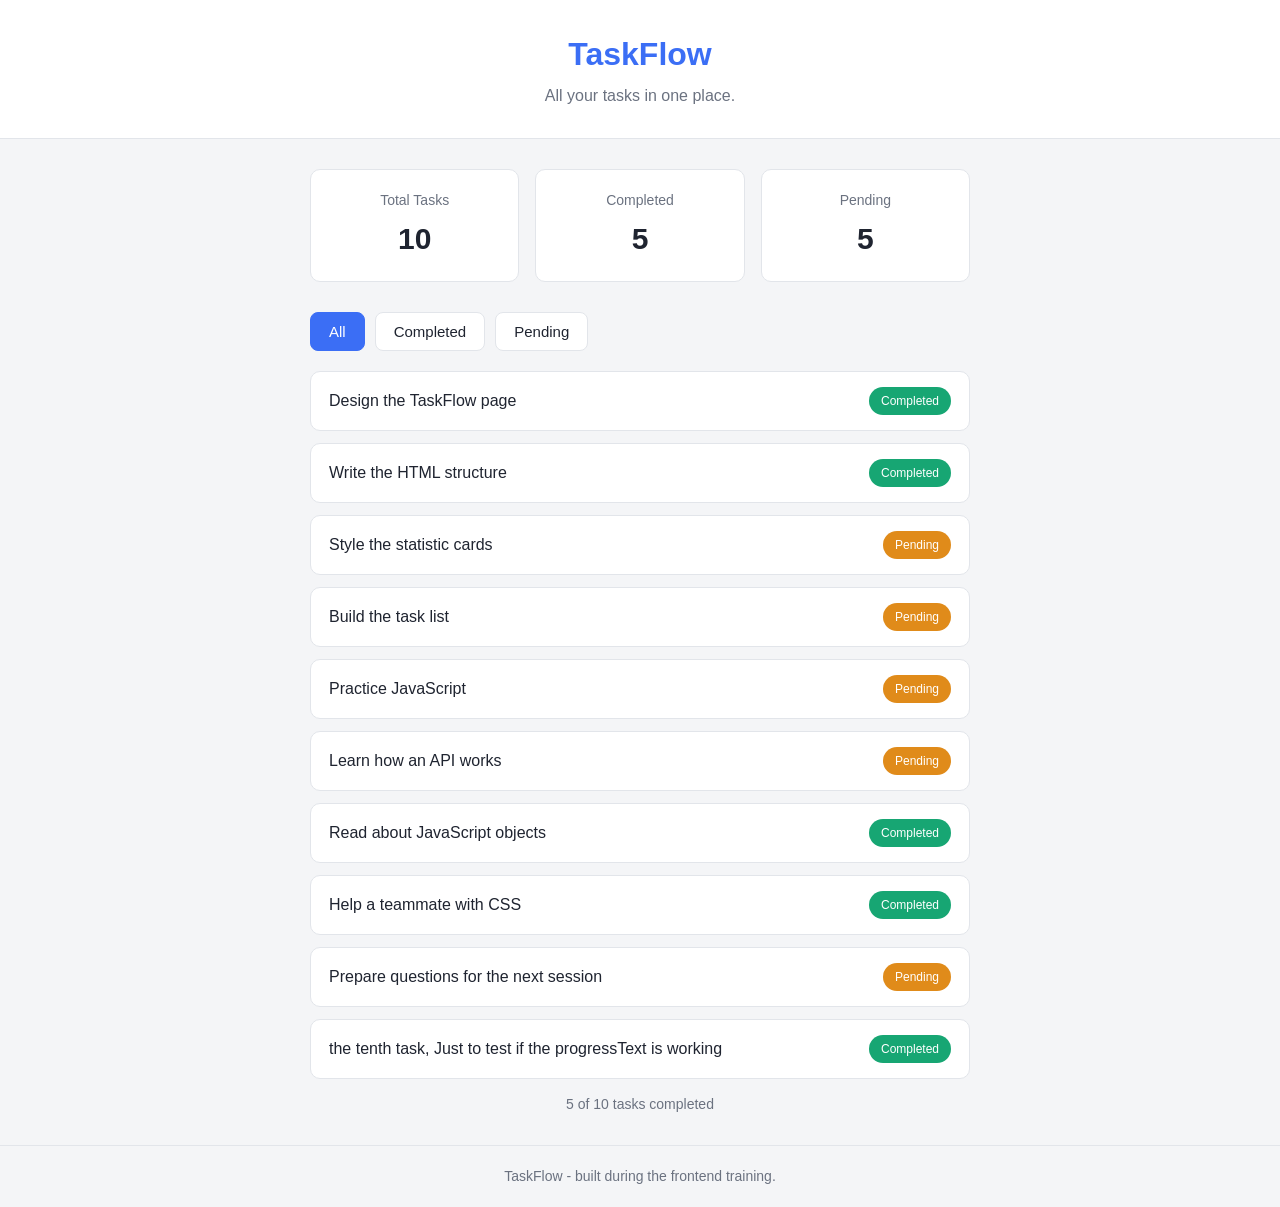
<file: Alaa-group-2-taskflow-main/b4f-cohort8-salamiyah-powerup-2026/index.html>
<!doctype html>
<html lang="en">
  <head>
    <meta charset="UTF-8" />
    <meta name="viewport" content="width=device-width, initial-scale=1.0" />

    <title>TaskFlow</title>

    <link rel="stylesheet" href="css/style.css" />
  </head>

  <body>
    <!-- The top bar of the application. -->
    <header class="header">
      <h1>TaskFlow</h1>
      <p>All your tasks in one place.</p>
    </header>

    <main class="container">
      <!-- The cards that show our numbers. -->
      <section class="stats">
        <div class="stat-card">
          <p class="stat-label">Total Tasks</p>
          <p class="stat-value" id="totalCount">0</p>
        </div>

        <div class="stat-card">
          <p class="stat-label">Completed</p>
          <p class="stat-value" id="completedCount">0</p>
        </div>

        <div class="stat-card">
          <p class="stat-label">Pending</p>
          <p class="stat-value" id="pendingCount">0</p>
        </div>
      </section>

      <!-- The buttons that will choose which tasks we see. -->
      <section class="filters">
        <button class="filter-button active" id="filterAll">All</button>
        <button class="filter-button" id="filterCompleted">Completed</button>
        <button class="filter-button" id="filterPending">Pending</button>
      </section>

      <!-- The list of tasks. -->
      <ul class="task-list" id="taskList"></ul>
      <p id="progressText"></p>
    </main>

    <footer class="footer">
      <p>TaskFlow - built during the frontend training.</p>
    </footer>

    <script src="js/app.js"></script>
  </body>
</html>
</file>
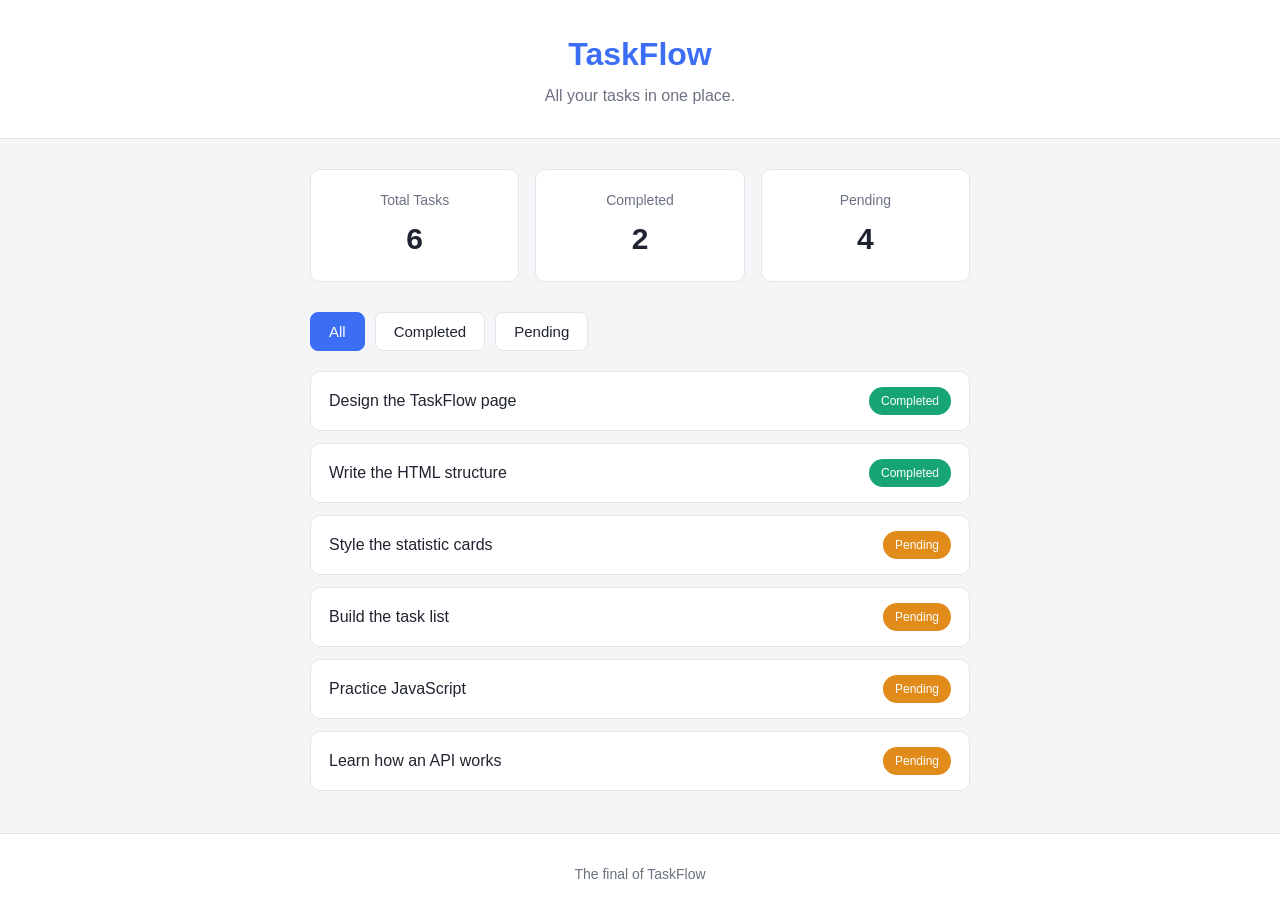
<file: New folder/b4f-cohort8-salamiyah-powerup-2026/index.html>
<!doctype html>
<html lang="en">
  <head>
    <meta charset="UTF-8" />
    <meta name="viewport" content="width=device-width, initial-scale=1.0" />

    <title>TaskFlow</title>

    <link rel="stylesheet" href="css/style.css" />
  </head>

  <body>
    <!-- The top bar of the application. -->
    <header class="header">
      <h1>TaskFlow</h1>
      <p>All your tasks in one place.</p>
    </header>

    <main class="container">
      <!-- The cards that show our numbers. -->
      <section class="stats">
        <div class="stat-card">
          <p class="stat-label">Total Tasks</p>
          <p class="stat-value">6</p>
        </div>

        <div class="stat-card">
          <p class="stat-label">Completed</p>
          <p class="stat-value">2</p>
        </div>

        <div class="stat-card">
          <p class="stat-label">Pending</p>
          <p class="stat-value">4</p>
        </div>
      </section>

      <!-- The buttons that will choose which tasks we see. -->
      <section class="filters">
        <button class="filter-button active">All</button>
        <button class="filter-button">Completed</button>
        <button class="filter-button">Pending</button>
      </section>

      <!-- The list of tasks. -->

      <ul class="task-list">
        <li class="task-item">
          <span class="task-title">Design the TaskFlow page</span>
            <span class="task-status completed">Completed</span>
        </li>

        <li class="task-item">
          <span class="task-title">Write the HTML structure</span>
          <span class="task-status completed">Completed</span>
        </li>

        <li class="task-item">
          <span class="task-title">Style the statistic cards</span>
          <span class="task-status pending">Pending</span>
        </li>

        <li class="task-item">
          <span class="task-title">Build the task list</span>
          <span class="task-status pending">Pending</span>
        </li>

        <li class="task-item">
          <span class="task-title">Practice JavaScript</span>
          <span class="task-status pending">Pending</span>
        </li>

        <li class="task-item">
          <span class="task-title">Learn how an API works</span>
          <span class="task-status pending">Pending</span>
        </li>
      </ul>
    </main>

    <footer class="footer">
      <p>The final of TaskFlow</p>
    </footer>

    <script src="js/app.js"></script>
  </body>
</html>
</file>
<file: Alaa-group-2-taskflow-main/b4f-cohort8-salamiyah-powerup-2026/css/style.css>
/* ---------- Basic setup ---------- */

/* Remove the spacing the browser adds by default,
   and make width include padding and border. */
* {
  margin: 0;
  padding: 0;
  box-sizing: border-box;
}

body {
  font-family: Arial, Helvetica, sans-serif;
  background-color: #f4f5f7;
  color: #1f2430;
  line-height: 1.5;
}

/* ---------- Header ---------- */

.header {
  background-color: #ffffff;
  border-bottom: 1px solid #e2e5ea;
  padding: 30px 20px;
  text-align: center;
}

.header h1 {
  color: #3b6ef5;
  font-size: 32px;
}

.header p {
  color: #6b7280;
  margin-top: 6px;
}

/* ---------- Page container ---------- */

/* max-width keeps the page readable on big screens.
   margin: 0 auto puts the container in the middle. */
.container {
  max-width: 700px;
  margin: 0 auto;
  padding: 30px 20px;
}

/* ---------- Statistic cards ---------- */

/* display: flex puts the cards next to each other in a row. */
.stats {
  display: flex;
  gap: 16px;
}

/* flex: 1 means every card takes an equal share of the row. */
.stat-card {
  flex: 1;
  background-color: #ffffff;
  border: 1px solid #e2e5ea;
  border-radius: 10px;
  padding: 20px;
  text-align: center;
}

.stat-label {
  color: #6b7280;
  font-size: 14px;
}

.stat-value {
  font-size: 30px;
  font-weight: bold;
  margin-top: 5px;
}

.stats {
  flex-wrap: wrap;
}

.stat-card {
  min-width: 140px;
}

/* ---------- Filter buttons ---------- */

.filters {
  display: flex;
  gap: 10px;
  margin-top: 30px;
}

.filter-button {
  background-color: #ffffff;
  border: 1px solid #e2e5ea;
  border-radius: 8px;
  color: #1f2430;
  cursor: pointer;
  font-size: 15px;
  padding: 10px 18px;
}

/* Give the user feedback when the mouse is over a button. */
.filter-button:hover {
  border-color: #3b6ef5;
}

/* The button of the filter that is currently selected. */
.filter-button.active {
  background-color: #3b6ef5;
  border-color: #3b6ef5;
  color: #ffffff;
}

/* ---------- Task list ---------- */

/* list-style: none removes the bullet points. */
.task-list {
  list-style: none;
  margin-top: 20px;
}

/* justify-content: space-between pushes the title left
   and the status right. */
.task-item {
  display: flex;
  justify-content: space-between;
  align-items: center;
  gap: 15px;
  background-color: #ffffff;
  border: 1px solid #e2e5ea;
  border-radius: 10px;
  padding: 15px 18px;
  margin-bottom: 12px;
}

.task-status {
  border-radius: 20px;
  color: #ffffff;
  background-color: #6b7280;
  font-size: 12px;
  padding: 5px 12px;
}

/* Green for finished work, orange for work that is still open. */
.task-status.completed {
  background-color: #17a673;
}

.task-status.pending {
  background-color: #e08b1a;
}

@media (max-width: 600px) {
  .header h1 {
    font-size: 26px;
  }

  .stats {
    flex-direction: column;
  }

  .filters {
    flex-wrap: wrap;
  }
}

@media (max-width: 480px) {
  /* Each filter button takes a full row so it is easy to tap. */
  .filter-button {
    width: 100%;
  }

  /* The title and the status no longer fit side by side. */
  /* .task-item {
    align-items: flex-start;
    flex-direction: column;
    gap: 8px;
  } */
}

#progressText {
  text-align: center;
  color: #6b7280;
  font-size: 14px;
  margin-top: 15px;
}

.footer {
  border-top: 1px solid #e2e5ea;
  color: #6b7280;
  font-size: 14px;
  padding: 20px;
  text-align: center;
}

.task-item:hover {
  border-color: #3b6ef5;
  cursor: pointer;
}
</file>
<file: New folder/b4f-cohort8-salamiyah-powerup-2026/css/style.css>
/* ---------- Basic setup ---------- */

/* Remove the spacing the browser adds by default,
   and make width include padding and border. */
* {
  margin: 0;
  padding: 0;
  box-sizing: border-box;
}

body {
  font-family: Arial, Helvetica, sans-serif;
  background-color: #f4f5f7;
  color: #1f2430;
  line-height: 1.5;
}

/* ---------- Header ---------- */

.header {
  background-color: #ffffff;
  border-bottom: 1px solid #e2e5ea;
  padding: 30px 20px;
  text-align: center;
}

.header h1 {
  color: #3b6ef5;
  font-size: 32px;
}

.header p {
  color: #6b7280;
  margin-top: 6px;
}

/* ---------- Page container ---------- */

/* max-width keeps the page readable on big screens.
   margin: 0 auto puts the container in the middle. */
.container {
  max-width: 700px;
  margin: 0 auto;
  padding: 30px 20px;
}

/* ---------- Statistic cards ---------- */

/* display: flex puts the cards next to each other in a row. */
.stats {
  display: flex;
  gap: 16px;
}

/* flex: 1 means every card takes an equal share of the row. */
.stat-card {
  flex: 1;
  background-color: #ffffff;
  border: 1px solid #e2e5ea;
  border-radius: 10px;
  padding: 20px;
  text-align: center;
}

.stat-label {
  color: #6b7280;
  font-size: 14px;
}

.stat-value {
  font-size: 30px;
  font-weight: bold;
  margin-top: 5px;
}

/* ---------- Filter buttons ---------- */

.filters {
  display: flex;
  gap: 10px;
  margin-top: 30px;
}

.filter-button {
  background-color: #ffffff;
  border: 1px solid #e2e5ea;
  border-radius: 8px;
  color: #1f2430;
  cursor: pointer;
  font-size: 15px;
  padding: 10px 18px;
}

/* Give the user feedback when the mouse is over a button. */
.filter-button:hover {
  border-color: #3b6ef5;
}

/* The button of the filter that is currently selected. */
.filter-button.active {
  background-color: #3b6ef5;
  border-color: #3b6ef5;
  color: #ffffff;
}

/* ---------- Task list ---------- */

/* list-style: none removes the bullet points. */
.task-list {
  list-style: none;
  margin-top: 20px;
}

/* justify-content: space-between pushes the title left
   and the status right. */
.task-item {
  display: flex;
  justify-content: space-between;
  align-items: center;
  gap: 15px;
  background-color: #ffffff;
  border: 1px solid #e2e5ea;
  border-radius: 10px;
  padding: 15px 18px;
  margin-bottom: 12px;
}

.task-status {
  border-radius: 20px;
  color: #ffffff;
  background-color: #6b7280;
  font-size: 12px;
  padding: 5px 12px;
}

/* Green for finished work, orange for work that is still open. */
.task-status.completed {
  background-color: #17a673;
}

.task-status.pending {
  background-color: #e08b1a;
}

/* Change task row border to blue on hover */
.task-item:hover {
  border-color: #3b6ef5;
}



/* ---------- Footer ---------- */

.footer {
  background-color: #ffffff;
  border-top: 1px solid #e2e5ea;
  padding: 30px 20px;
  text-align: center;
}

.footer p {
  color: #6b7280;
  font-size: 14px;
}



/* ---------- Mobile styles (480px or less) ---------- */

/*@media (min-width: 600px) {
  .header {grid-area: 1 / span 6;}
  .menu {grid-area: 2 / span 1;}
  .content {grid-area: 2 / span 4;}
  .facts {grid-area: 2 / span 1;}
  .footer {grid-area: 3 / span 6;}
}*/

@media (max-width: 480px) {
  /* Stack filter buttons vertically and take full width */
  .filters {
    flex-direction: column;
  }
  /*ensures filter buttons fill the horizontal space*/
  .filter-button {
    width: 100%;
  }

  /* Stack task title above status badge and align everything left */
  .task-item {
    flex-direction: column;
    align-items: flex-start;
  }
}
</file>
